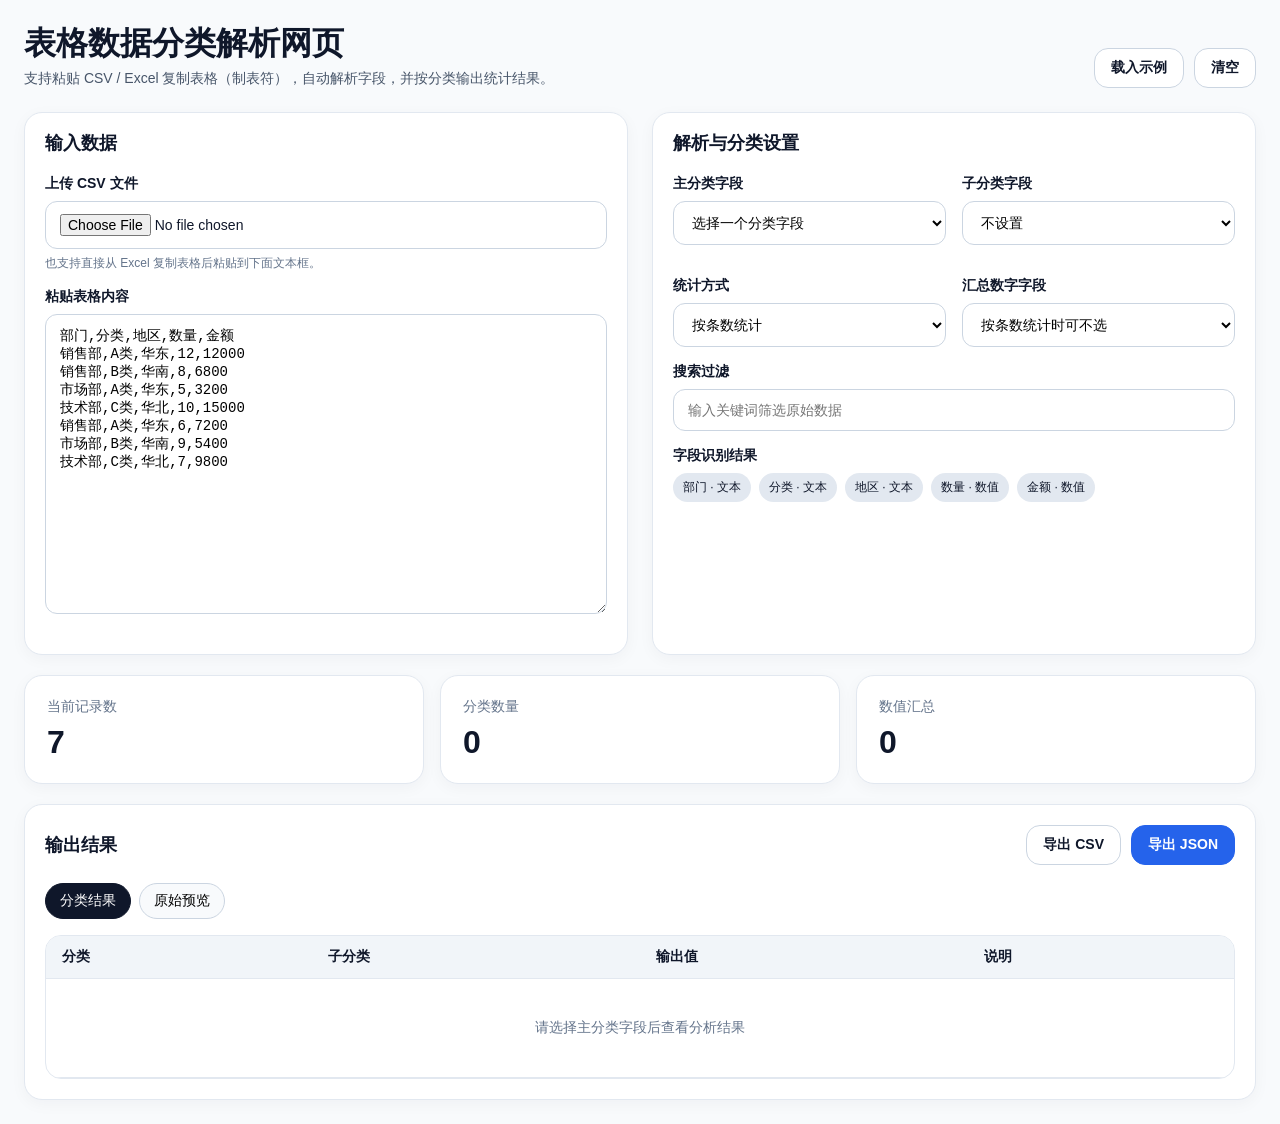
<file: index.html>
<!doctype html>
<html lang="zh-CN">
  <head>
    <meta charset="UTF-8" />
    <meta name="viewport" content="width=device-width, initial-scale=1.0" />
    <title>表格数据分类解析网页</title>
    <style>
      * { box-sizing: border-box; }
      body {
        margin: 0;
        font-family: -apple-system, BlinkMacSystemFont, "Segoe UI", Roboto, "Helvetica Neue", Arial, "PingFang SC", "Hiragino Sans GB", "Microsoft YaHei", sans-serif;
        background: #f8fafc;
        color: #0f172a;
      }
      .container {
        max-width: 1280px;
        margin: 0 auto;
        padding: 24px;
      }
      .header {
        display: flex;
        justify-content: space-between;
        align-items: flex-end;
        gap: 16px;
        flex-wrap: wrap;
        margin-bottom: 24px;
      }
      h1 {
        margin: 0;
        font-size: 32px;
        line-height: 1.2;
      }
      .subtitle {
        margin-top: 8px;
        color: #475569;
        font-size: 14px;
      }
      .actions, .export-actions {
        display: flex;
        gap: 10px;
        flex-wrap: wrap;
      }
      .grid-2 {
        display: grid;
        grid-template-columns: 1fr 1fr;
        gap: 24px;
      }
      .grid-3 {
        display: grid;
        grid-template-columns: repeat(3, 1fr);
        gap: 16px;
        margin-top: 20px;
      }
      .card {
        background: #fff;
        border: 1px solid #e2e8f0;
        border-radius: 18px;
        box-shadow: 0 4px 16px rgba(15, 23, 42, 0.04);
      }
      .card-header {
        padding: 18px 20px 0;
      }
      .card-title {
        margin: 0;
        font-size: 18px;
        font-weight: 700;
      }
      .card-body {
        padding: 20px;
      }
      .field {
        margin-bottom: 16px;
      }
      .field label {
        display: block;
        margin-bottom: 8px;
        font-size: 14px;
        font-weight: 600;
      }
      input[type="text"], input[type="file"], select, textarea {
        width: 100%;
        padding: 12px 14px;
        border: 1px solid #cbd5e1;
        border-radius: 12px;
        background: #fff;
        font-size: 14px;
      }
      textarea {
        min-height: 300px;
        resize: vertical;
        font-family: ui-monospace, SFMono-Regular, Menlo, Monaco, Consolas, monospace;
      }
      .button {
        border: 1px solid #cbd5e1;
        background: #fff;
        color: #0f172a;
        border-radius: 14px;
        padding: 10px 16px;
        cursor: pointer;
        font-size: 14px;
        font-weight: 600;
      }
      .button:hover { background: #f1f5f9; }
      .button.primary {
        background: #2563eb;
        border-color: #2563eb;
        color: #fff;
      }
      .button.primary:hover { background: #1d4ed8; }
      .hint {
        margin-top: 6px;
        font-size: 12px;
        color: #64748b;
      }
      .mini-grid {
        display: grid;
        grid-template-columns: 1fr 1fr;
        gap: 16px;
      }
      .badges {
        display: flex;
        flex-wrap: wrap;
        gap: 8px;
      }
      .badge {
        display: inline-block;
        padding: 6px 10px;
        border-radius: 999px;
        background: #e2e8f0;
        color: #0f172a;
        font-size: 12px;
      }
      .stat {
        padding: 22px;
      }
      .stat-label {
        font-size: 14px;
        color: #64748b;
      }
      .stat-value {
        margin-top: 8px;
        font-size: 32px;
        font-weight: 800;
      }
      .result-header {
        display: flex;
        justify-content: space-between;
        align-items: center;
        gap: 12px;
        flex-wrap: wrap;
      }
      .tabs {
        display: flex;
        gap: 8px;
        margin-bottom: 16px;
      }
      .tab-btn {
        border: 1px solid #cbd5e1;
        background: #f8fafc;
        border-radius: 999px;
        padding: 8px 14px;
        cursor: pointer;
        font-size: 14px;
      }
      .tab-btn.active {
        background: #0f172a;
        color: #fff;
        border-color: #0f172a;
      }
      .table-wrap {
        overflow: auto;
        border: 1px solid #e2e8f0;
        border-radius: 16px;
        background: #fff;
      }
      table {
        width: 100%;
        border-collapse: collapse;
        min-width: 720px;
      }
      th, td {
        text-align: left;
        padding: 12px 16px;
        border-bottom: 1px solid #e2e8f0;
        font-size: 14px;
      }
      th {
        background: #f1f5f9;
        font-weight: 700;
      }
      .empty {
        padding: 40px 16px;
        text-align: center;
        color: #64748b;
      }
      .hidden { display: none; }
      @media (max-width: 900px) {
        .grid-2, .grid-3, .mini-grid { grid-template-columns: 1fr; }
        h1 { font-size: 26px; }
        .container { padding: 16px; }
      }
    </style>
  </head>
  <body>
    <div class="container">
      <div class="header">
        <div>
          <h1>表格数据分类解析网页</h1>
          <div class="subtitle">支持粘贴 CSV / Excel 复制表格（制表符），自动解析字段，并按分类输出统计结果。</div>
        </div>
        <div class="actions">
          <button class="button" id="demoBtn">载入示例</button>
          <button class="button" id="clearBtn">清空</button>
        </div>
      </div>

      <div class="grid-2">
        <div class="card">
          <div class="card-header"><h2 class="card-title">输入数据</h2></div>
          <div class="card-body">
            <div class="field">
              <label for="fileInput">上传 CSV 文件</label>
              <input id="fileInput" type="file" accept=".csv,.txt" />
              <div class="hint">也支持直接从 Excel 复制表格后粘贴到下面文本框。</div>
            </div>
            <div class="field">
              <label for="inputText">粘贴表格内容</label>
              <textarea id="inputText" placeholder="请粘贴 CSV 或表格数据"></textarea>
            </div>
          </div>
        </div>

        <div class="card">
          <div class="card-header"><h2 class="card-title">解析与分类设置</h2></div>
          <div class="card-body">
            <div class="mini-grid">
              <div class="field">
                <label for="groupField">主分类字段</label>
                <select id="groupField"></select>
              </div>
              <div class="field">
                <label for="subGroupField">子分类字段</label>
                <select id="subGroupField"></select>
              </div>
              <div class="field">
                <label for="aggregateType">统计方式</label>
                <select id="aggregateType">
                  <option value="count">按条数统计</option>
                  <option value="sum">按数值汇总</option>
                </select>
              </div>
              <div class="field">
                <label for="metricField">汇总数字字段</label>
                <select id="metricField"></select>
              </div>
            </div>

            <div class="field">
              <label for="searchKeyword">搜索过滤</label>
              <input id="searchKeyword" type="text" placeholder="输入关键词筛选原始数据" />
            </div>

            <div class="field">
              <label>字段识别结果</label>
              <div id="columnBadges" class="badges"></div>
            </div>
          </div>
        </div>
      </div>

      <div class="grid-3">
        <div class="card"><div class="stat"><div class="stat-label">当前记录数</div><div class="stat-value" id="totalRows">0</div></div></div>
        <div class="card"><div class="stat"><div class="stat-label">分类数量</div><div class="stat-value" id="totalCategories">0</div></div></div>
        <div class="card"><div class="stat"><div class="stat-label">数值汇总</div><div class="stat-value" id="totalMetric">0</div></div></div>
      </div>

      <div class="card" style="margin-top:20px;">
        <div class="card-body">
          <div class="result-header">
            <h2 class="card-title" style="margin:0;">输出结果</h2>
            <div class="export-actions">
              <button class="button" id="exportCsvBtn">导出 CSV</button>
              <button class="button primary" id="exportJsonBtn">导出 JSON</button>
            </div>
          </div>

          <div class="tabs" style="margin-top:18px;">
            <button class="tab-btn active" data-tab="result">分类结果</button>
            <button class="tab-btn" data-tab="raw">原始预览</button>
          </div>

          <div id="resultTab">
            <div class="table-wrap">
              <table>
                <thead>
                  <tr>
                    <th>分类</th>
                    <th>子分类</th>
                    <th>输出值</th>
                    <th>说明</th>
                  </tr>
                </thead>
                <tbody id="resultBody">
                  <tr><td colspan="4" class="empty">请选择主分类字段后查看分析结果</td></tr>
                </tbody>
              </table>
            </div>
          </div>

          <div id="rawTab" class="hidden">
            <div class="table-wrap">
              <table>
                <thead><tr id="rawHead"></tr></thead>
                <tbody id="rawBody"></tbody>
              </table>
            </div>
            <div class="hint" style="margin-top:10px;">当前展示前 20 条预览数据。</div>
          </div>
        </div>
      </div>
    </div>

    <script>
      const demoText = `部门,分类,地区,数量,金额\n销售部,A类,华东,12,12000\n销售部,B类,华南,8,6800\n市场部,A类,华东,5,3200\n技术部,C类,华北,10,15000\n销售部,A类,华东,6,7200\n市场部,B类,华南,9,5400\n技术部,C类,华北,7,9800`;

      const els = {
        inputText: document.getElementById('inputText'),
        fileInput: document.getElementById('fileInput'),
        groupField: document.getElementById('groupField'),
        subGroupField: document.getElementById('subGroupField'),
        aggregateType: document.getElementById('aggregateType'),
        metricField: document.getElementById('metricField'),
        searchKeyword: document.getElementById('searchKeyword'),
        columnBadges: document.getElementById('columnBadges'),
        totalRows: document.getElementById('totalRows'),
        totalCategories: document.getElementById('totalCategories'),
        totalMetric: document.getElementById('totalMetric'),
        resultBody: document.getElementById('resultBody'),
        rawHead: document.getElementById('rawHead'),
        rawBody: document.getElementById('rawBody'),
        demoBtn: document.getElementById('demoBtn'),
        clearBtn: document.getElementById('clearBtn'),
        exportCsvBtn: document.getElementById('exportCsvBtn'),
        exportJsonBtn: document.getElementById('exportJsonBtn'),
        resultTab: document.getElementById('resultTab'),
        rawTab: document.getElementById('rawTab')
      };

      const state = {
        text: demoText,
        searchKeyword: '',
        groupField: '',
        subGroupField: 'none',
        metricField: '',
        aggregateType: 'count',
        parsed: { headers: [], rows: [] },
        columnTypes: {},
        numericColumns: [],
        filteredRows: [],
        groupedResult: []
      };

      function parseDelimitedText(text) {
        if (!text || !text.trim()) return { headers: [], rows: [] };
        const lines = text.replace(/\r/g, '').split('\n').map(line => line.trim()).filter(Boolean);
        if (!lines.length) return { headers: [], rows: [] };

        const sample = lines[0];
        const delimiter = sample.includes('\t') ? '\t' : sample.includes(';') ? ';' : ',';

        function splitLine(line) {
          const result = [];
          let current = '';
          let inQuotes = false;
          for (let i = 0; i < line.length; i++) {
            const char = line[i];
            if (char === '"') {
              if (inQuotes && line[i + 1] === '"') {
                current += '"';
                i++;
              } else {
                inQuotes = !inQuotes;
              }
            } else if (char === delimiter && !inQuotes) {
              result.push(current.trim());
              current = '';
            } else {
              current += char;
            }
          }
          result.push(current.trim());
          return result;
        }

        const rawHeaders = splitLine(lines[0]);
        const headers = rawHeaders.map((h, i) => h || `字段${i + 1}`);
        const rows = lines.slice(1).map((line, rowIndex) => {
          const values = splitLine(line);
          const row = { __index: rowIndex + 1 };
          headers.forEach((header, i) => { row[header] = values[i] ?? ''; });
          return row;
        });
        return { headers, rows };
      }

      function inferColumnType(values) {
        const clean = values.filter(v => v !== null && v !== undefined && String(v).trim() !== '');
        if (!clean.length) return '文本';
        const numericCount = clean.filter(v => !isNaN(Number(String(v).replace(/,/g, '')))).length;
        const dateCount = clean.filter(v => !isNaN(Date.parse(v))).length;
        if (numericCount / clean.length > 0.8) return '数值';
        if (dateCount / clean.length > 0.8) return '日期';
        return '文本';
      }

      function toNumber(value) {
        const n = Number(String(value ?? '').replace(/,/g, ''));
        return Number.isNaN(n) ? 0 : n;
      }

      function exportFile(filename, content, type) {
        const blob = new Blob([content], { type });
        const url = URL.createObjectURL(blob);
        const a = document.createElement('a');
        a.href = url;
        a.download = filename;
        a.click();
        URL.revokeObjectURL(url);
      }

      function escapeHtml(value) {
        return String(value ?? '')
          .replace(/&/g, '&amp;')
          .replace(/</g, '&lt;')
          .replace(/>/g, '&gt;')
          .replace(/"/g, '&quot;')
          .replace(/'/g, '&#39;');
      }

      function compute() {
        state.parsed = parseDelimitedText(state.text);
        state.columnTypes = {};
        state.parsed.headers.forEach(header => {
          state.columnTypes[header] = inferColumnType(state.parsed.rows.map(row => row[header]));
        });
        state.numericColumns = state.parsed.headers.filter(h => state.columnTypes[h] === '数值');

        if (state.searchKeyword.trim()) {
          const key = state.searchKeyword.toLowerCase();
          state.filteredRows = state.parsed.rows.filter(row =>
            state.parsed.headers.some(header => String(row[header] ?? '').toLowerCase().includes(key))
          );
        } else {
          state.filteredRows = state.parsed.rows;
        }

        if (!state.groupField) {
          state.groupedResult = [];
          return;
        }

        const map = new Map();
        state.filteredRows.forEach(row => {
          const groupValue = String(row[state.groupField] || '未分类');
          const subValue = state.subGroupField !== 'none' ? String(row[state.subGroupField] || '未分类') : '全部';
          const key = `${groupValue}__${subValue}`;
          if (!map.has(key)) {
            map.set(key, { 分类: groupValue, 子分类: subValue, 条数: 0, 数值汇总: 0, 明细: [] });
          }
          const item = map.get(key);
          item.条数 += 1;
          item.数值汇总 += state.aggregateType === 'sum' && state.metricField ? toNumber(row[state.metricField]) : 0;
          item.明细.push(row);
        });

        state.groupedResult = Array.from(map.values())
          .map(item => ({ ...item, 输出值: state.aggregateType === 'count' ? item.条数 : item.数值汇总 }))
          .sort((a, b) => b.输出值 - a.输出值);
      }

      function fillSelect(select, items, placeholder, includeNone) {
        const current = select.value;
        let html = '';
        if (placeholder) html += `<option value="">${placeholder}</option>`;
        if (includeNone) html += `<option value="none">不设置</option>`;
        html += items.map(item => `<option value="${escapeHtml(item)}">${escapeHtml(item)}</option>`).join('');
        select.innerHTML = html;
        if ([...select.options].some(option => option.value === current)) {
          select.value = current;
        }
      }

      function render() {
        fillSelect(els.groupField, state.parsed.headers, '选择一个分类字段', false);
        fillSelect(els.subGroupField, state.parsed.headers, '', true);
        fillSelect(els.metricField, state.numericColumns, '按条数统计时可不选', false);

        els.groupField.value = state.groupField;
        els.subGroupField.value = state.subGroupField;
        els.metricField.value = state.metricField;
        els.aggregateType.value = state.aggregateType;
        els.searchKeyword.value = state.searchKeyword;
        els.inputText.value = state.text;

        els.columnBadges.innerHTML = state.parsed.headers.length
          ? state.parsed.headers.map(header => `<span class="badge">${escapeHtml(header)} · ${escapeHtml(state.columnTypes[header])}</span>`).join('')
          : '<span class="hint">暂无数据</span>';

        els.totalRows.textContent = String(state.filteredRows.length);
        els.totalCategories.textContent = String(state.groupField ? new Set(state.filteredRows.map(r => String(r[state.groupField] || '未分类'))).size : 0);
        els.totalMetric.textContent = String(state.metricField ? state.filteredRows.reduce((sum, row) => sum + toNumber(row[state.metricField]), 0) : 0);

        if (!state.groupedResult.length) {
          els.resultBody.innerHTML = '<tr><td colspan="4" class="empty">请选择主分类字段后查看分析结果</td></tr>';
        } else {
          els.resultBody.innerHTML = state.groupedResult.map(item => `
            <tr>
              <td>${escapeHtml(item.分类)}</td>
              <td>${escapeHtml(item.子分类)}</td>
              <td><strong>${escapeHtml(item.输出值)}</strong></td>
              <td>${state.aggregateType === 'count' ? `该分类共有 ${item.条数} 条记录` : `该分类的 ${escapeHtml(state.metricField)} 汇总为 ${item.输出值}`}</td>
            </tr>
          `).join('');
        }

        const previewHeaders = state.parsed.headers.slice(0, 8);
        els.rawHead.innerHTML = previewHeaders.map(header => `<th>${escapeHtml(header)}</th>`).join('');
        els.rawBody.innerHTML = state.filteredRows.slice(0, 20).map(row => `
          <tr>${previewHeaders.map(header => `<td>${escapeHtml(row[header] ?? '')}</td>`).join('')}</tr>
        `).join('') || `<tr><td colspan="${Math.max(previewHeaders.length, 1)}" class="empty">暂无预览数据</td></tr>`;
      }

      function syncStateFromInputs() {
        state.text = els.inputText.value;
        state.searchKeyword = els.searchKeyword.value;
        state.groupField = els.groupField.value;
        state.subGroupField = els.subGroupField.value || 'none';
        state.metricField = els.metricField.value;
        state.aggregateType = els.aggregateType.value;
      }

      function update() {
        syncStateFromInputs();
        compute();
        render();
      }

      els.inputText.addEventListener('input', update);
      els.searchKeyword.addEventListener('input', update);
      els.groupField.addEventListener('change', update);
      els.subGroupField.addEventListener('change', update);
      els.metricField.addEventListener('change', update);
      els.aggregateType.addEventListener('change', update);

      els.fileInput.addEventListener('change', async (event) => {
        const file = event.target.files?.[0];
        if (!file) return;
        state.text = await file.text();
        update();
      });

      els.demoBtn.addEventListener('click', () => {
        state.text = demoText;
        state.searchKeyword = '';
        update();
      });

      els.clearBtn.addEventListener('click', () => {
        state.text = '';
        state.searchKeyword = '';
        state.groupField = '';
        state.subGroupField = 'none';
        state.metricField = '';
        state.aggregateType = 'count';
        compute();
        render();
      });

      els.exportCsvBtn.addEventListener('click', () => {
        if (!state.groupedResult.length) return;
        const headers = ['分类', '子分类', state.aggregateType === 'count' ? '条数' : `汇总(${state.metricField})`];
        const lines = [headers.join(',')].concat(
          state.groupedResult.map(item =>
            [item.分类, item.子分类, item.输出值].map(v => `"${String(v).replace(/"/g, '""')}"`).join(',')
          )
        );
        exportFile('分类分析结果.csv', lines.join('\n'), 'text/csv;charset=utf-8;');
      });

      els.exportJsonBtn.addEventListener('click', () => {
        exportFile('分类分析结果.json', JSON.stringify(state.groupedResult, null, 2), 'application/json;charset=utf-8;');
      });

      document.querySelectorAll('.tab-btn').forEach(btn => {
        btn.addEventListener('click', () => {
          document.querySelectorAll('.tab-btn').forEach(x => x.classList.remove('active'));
          btn.classList.add('active');
          const tab = btn.dataset.tab;
          els.resultTab.classList.toggle('hidden', tab !== 'result');
          els.rawTab.classList.toggle('hidden', tab !== 'raw');
        });
      });

      state.text = demoText;
      compute();
      render();
    </script>
  </body>
</html>
</file>
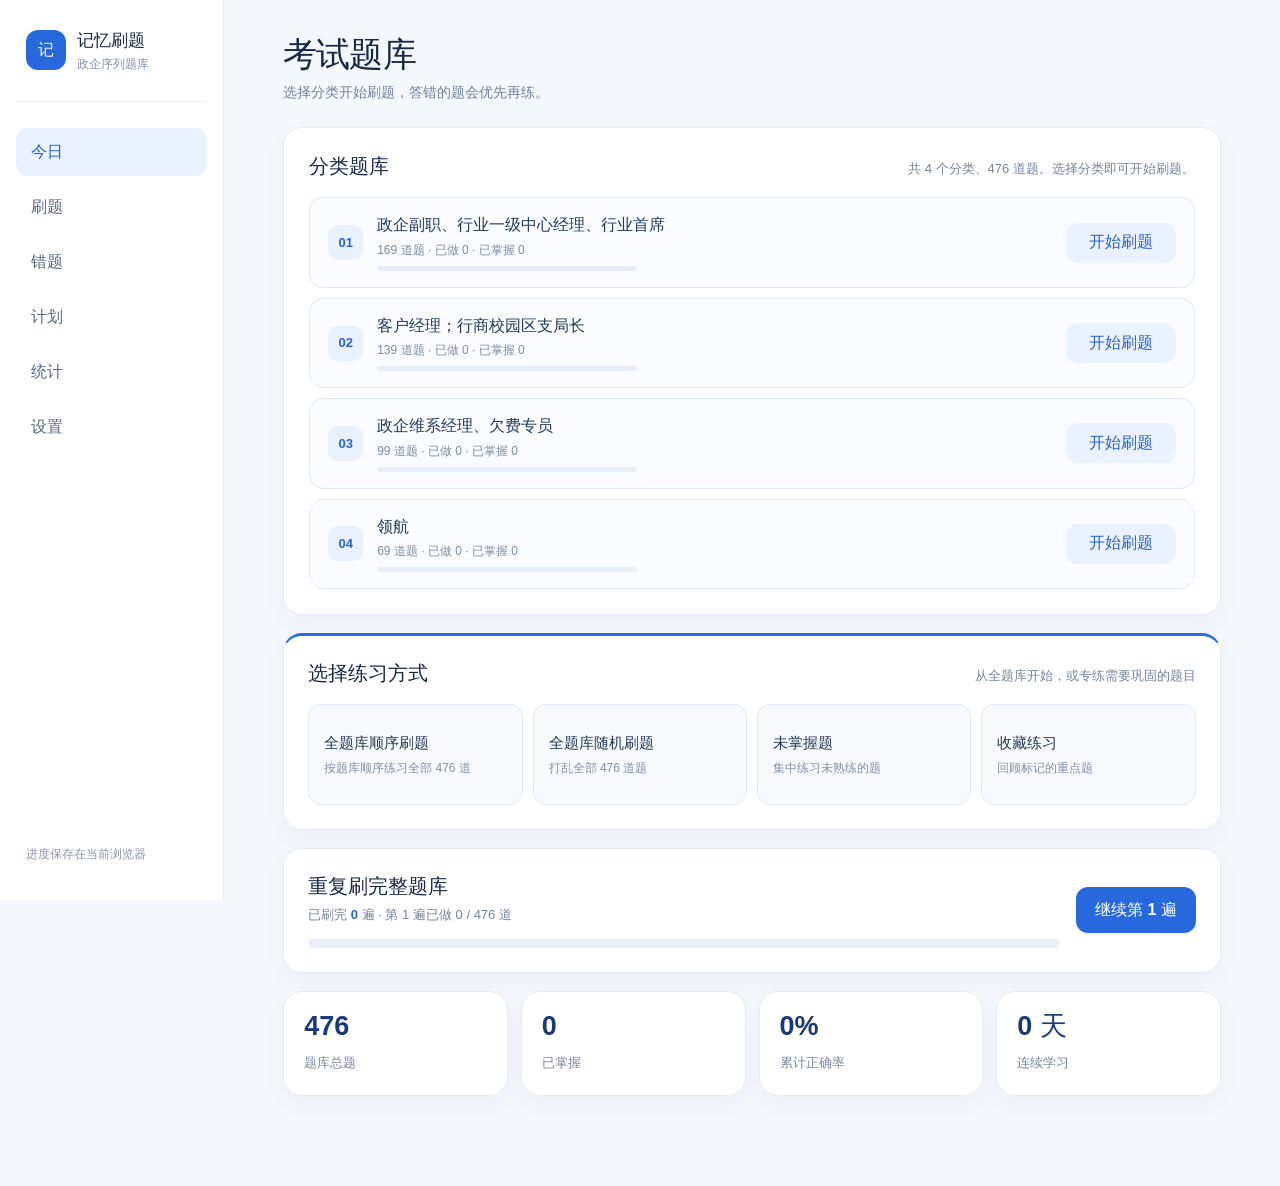
<file: exam-memory/index.html>
<!doctype html>
<html lang="zh-CN">
<head>
  <meta charset="utf-8">
  <meta name="viewport" content="width=device-width,initial-scale=1,viewport-fit=cover">
  <meta name="theme-color" content="#f4f7fc">
  <meta name="description" content="政企序列考试题记忆刷题，支持错题重练和每日复习。">
  <title>考试题记忆刷题</title>
  <link rel="icon" href="data:image/svg+xml,%3Csvg xmlns='http://www.w3.org/2000/svg' viewBox='0 0 64 64'%3E%3Crect width='64' height='64' rx='16' fill='%232762d9'/%3E%3Cpath d='M18 16h25v31H18zM23 24h15M23 31h15M23 38h10' fill='none' stroke='white' stroke-width='4' stroke-linecap='round'/%3E%3C/svg%3E">
  <link rel="stylesheet" href="./style.css?v=6">
</head>
<body>
  <div class="shell">
    <aside class="sidebar" aria-label="主导航">
      <div class="brand"><span class="brand-mark">记</span><span><strong>记忆刷题</strong><small>政企序列题库</small></span></div>
      <nav id="desktop-nav" class="nav-list"></nav>
      <div class="sidebar-note">进度保存在当前浏览器</div>
    </aside>
    <div class="workspace">
      <main id="app" class="main-content" aria-live="polite"><div class="loading">正在加载题库…</div></main>
    </div>
  </div>
  <nav id="mobile-nav" class="mobile-nav" aria-label="主导航"></nav>
  <script src="./bank.js?v=20261025"></script>
  <script src="./app.js?v=7"></script>
</body>
</html>
</file>
<file: exam-memory/style.css>
:root{font-family:-apple-system,BlinkMacSystemFont,"Segoe UI","PingFang SC","Microsoft YaHei",sans-serif;color:#172746;background:#f4f7fc;font-size:16px;line-height:1.5;font-synthesis:none}
*{box-sizing:border-box}
body{margin:0;min-width:320px}
button,input,select,textarea{font:inherit}
button{cursor:pointer}
button:disabled{cursor:not-allowed;opacity:.48}
a{color:inherit}
:focus-visible{outline:3px solid #77a4ff;outline-offset:2px}
.shell{display:flex;min-height:100vh}
.sidebar{width:224px;flex:none;background:#fff;border-right:1px solid #e5ebf3;padding:28px 16px;display:flex;flex-direction:column;position:sticky;top:0;height:100vh}
.brand{display:flex;align-items:center;gap:11px;padding:0 10px 28px;border-bottom:1px solid #eef1f6}
.brand-mark{width:40px;height:40px;border-radius:12px;display:grid;place-items:center;color:#fff;font-weight:800;background:#2868dd}
.brand strong,.brand small{display:block;white-space:nowrap}
.brand strong{font-size:17px}.brand small{font-size:12px;color:#8190a6;margin-top:1px}
.nav-list{display:grid;gap:7px;margin-top:26px}
.nav-btn{width:100%;border:0;background:transparent;color:#566783;text-align:left;padding:12px 15px;border-radius:12px;font-weight:650}
.nav-btn:hover{background:#f2f6fd}.nav-btn.active{background:#eaf1ff;color:#255fc7}
.sidebar-note{margin:auto 10px 8px;color:#8995a8;font-size:12px;line-height:1.55}
.workspace{min-width:0;flex:1}
.topbar{height:72px;border-bottom:1px solid #e5ebf3;background:rgba(255,255,255,.8);display:flex;align-items:center;justify-content:space-between;padding:0 clamp(20px,4vw,56px)}
.topbar strong{font-size:16px}.topbar span{font-size:13px;color:#7a89a0;margin-left:16px}
.topbar .top-pill{background:#eaf1ff;color:#2862cb;border-radius:100px;padding:7px 13px;font-size:13px;font-weight:700;margin:0}
.main-content{max-width:1040px;margin:0 auto;padding:34px clamp(20px,4vw,56px) 70px}
.page-head{display:flex;align-items:flex-end;justify-content:space-between;gap:16px;margin-bottom:24px}
h1{font-size:clamp(27px,3vw,34px);line-height:1.22;margin:0;font-weight:760;letter-spacing:-.025em}
h2{font-size:20px;line-height:1.35;margin:0 0 16px;font-weight:730}
h3{font-size:17px;line-height:1.35;margin:0 0 10px}
p{margin:0}
.sub{color:#73829a;font-size:14px;margin-top:7px}
.card{background:#fff;border:1px solid #e7ecf4;border-radius:19px;box-shadow:0 8px 25px rgba(24,55,104,.035);padding:24px;margin-bottom:18px;min-width:0}
.section-heading{display:flex;align-items:baseline;justify-content:space-between;flex-wrap:wrap;gap:4px 14px;margin-bottom:17px}.section-heading h2{margin:0}
.practice-methods{border-top:3px solid #2a6ee1}
.home-feature-grid{display:grid;grid-template-columns:1fr;gap:16px;margin-bottom:18px}.home-feature-grid .card{margin:0;display:flex;flex-direction:column;align-items:flex-start;justify-content:space-between;gap:16px}
.home-feature-grid .eyebrow{display:block;font-size:13px;font-weight:750;letter-spacing:.03em}
.home-feature-grid h2{font-size:27px;line-height:1.25;margin:7px 0 6px}.home-feature-grid .detail{font-size:13px;line-height:1.55}
.home-feature-grid .btn{min-height:42px}
.btn{appearance:none;border:1px solid transparent;border-radius:12px;min-height:46px;padding:10px 18px;background:#2868dd;color:#fff;font-weight:700;text-align:center;line-height:1.3;display:inline-flex;align-items:center;justify-content:center;gap:8px}
.btn:hover:not(:disabled){filter:brightness(.96)}
.btn.soft{background:#eaf1ff;color:#2862c9}.btn.neutral{background:#f1f4f8;color:#394b66}.btn.danger{background:#fff0f0;color:#b54046}.btn.outline{background:#fff;color:#2868dd;border-color:#b8cdf4}
.btn-row{display:flex;flex-wrap:wrap;gap:10px}
.btn-row .btn{flex:1 1 auto}
.metric-grid{display:grid;grid-template-columns:repeat(4,minmax(0,1fr));gap:13px;margin:0 0 20px}
.metric{padding:20px;min-height:105px;margin:0}
.metric b{display:block;font-size:27px;line-height:1.1;color:#193a78}.metric span{display:block;font-size:13px;color:#77869a;margin-top:11px}
.mode-grid{display:grid;grid-template-columns:repeat(4,minmax(0,1fr));gap:10px}
.mode-tile{background:#f7f9fd;border:1px solid #e3eaf5;border-radius:13px;text-align:left;padding:17px 15px;min-height:101px;transition:background .15s,border-color .15s,transform .15s}
.mode-tile:hover{border-color:#9fb9ef;background:#f2f6ff;transform:translateY(-2px)}.mode-tile strong,.mode-tile span{display:block}.mode-tile strong{font-size:15px;color:#253956;line-height:1.4}.mode-tile span{font-size:12px;color:#8290a5;margin-top:6px;line-height:1.5}
.pass-card{display:grid;grid-template-columns:minmax(0,1fr) auto;gap:16px;align-items:center}.pass-card h2{margin-bottom:5px}.pass-card .notice strong{color:#2868dd}.pass-card .progress-track{margin-top:13px}
.resume-card{border-color:#cbdaf5;background:#f8fbff}.resume-card .eyebrow{color:#4776c4}.resume-card .detail{color:#73829a}.resume-card h2{color:#1f3658}
.session-list{margin-top:18px;border-top:1px solid #dce6f6}.session-row{display:flex;align-items:center;gap:10px;padding:14px 0;border-bottom:1px solid #dce6f6}.session-row:last-child{border-bottom:0;padding-bottom:0}.session-summary{flex:1;min-width:0}.session-summary strong,.session-summary small{display:block;overflow-wrap:anywhere}.session-summary strong{font-size:15px;color:#213a60}.session-summary small{font-size:12px;color:#73829a;margin-top:4px}.session-row .btn{flex:none;min-height:38px;padding:7px 12px;font-size:13px}
.chapter-library{padding:25px}
.chapter-list{display:grid;gap:10px}.chapter-card{border:1px solid #e1e9f5;border-radius:14px;background:#fbfcff;display:flex;align-items:center;gap:14px;padding:16px 18px;min-width:0}
.chapter-card .btn{flex:none;min-height:40px;padding:8px 22px}
.chapter-index{flex:none;width:35px;height:35px;display:grid;place-items:center;border-radius:10px;color:#2a65cd;background:#e9f1ff;font-weight:800;font-size:13px}
.chapter-summary{min-width:0;flex:1}.chapter-summary strong{display:block;color:#213a60;font-size:16px;line-height:1.4;overflow-wrap:anywhere}.chapter-summary small{display:block;color:#7c8ba1;font-size:12px;margin:4px 0 7px}
.chapter-progress{display:block;width:min(260px,100%);height:5px;background:#e8eef8;border-radius:9px;overflow:hidden}.chapter-progress span{display:block;height:100%;background:#2a70e6;border-radius:9px}
.visually-hidden{position:absolute;width:1px;height:1px;padding:0;margin:-1px;overflow:hidden;clip:rect(0,0,0,0);white-space:nowrap;border:0}
.notice{color:#75849a;font-size:13px;line-height:1.6}
.section-bar{display:flex;align-items:center;justify-content:space-between;gap:15px;margin:4px 0 15px}
.section-bar h2{margin:0}.text-button{border:0;background:none;color:#2868dd;font-weight:700;padding:5px 0}
.progress-track,.bar-track{height:9px;background:#e9eef7;border-radius:99px;overflow:hidden}
.progress-fill,.bar-fill{height:100%;background:#2a70e6;border-radius:99px;transition:width .2s}
.quiz-meta{display:flex;justify-content:space-between;gap:10px;align-items:center;color:#71809a;font-size:14px;margin-bottom:12px}
.quiz-meta .strong{color:#31445f;font-weight:700}
.question-card{padding:28px;margin-top:18px}
.tag-row{display:flex;flex-wrap:wrap;gap:7px;align-items:center}
.tag{background:#edf3ff;color:#3163b5;border-radius:99px;padding:4px 10px;font-size:12px;font-weight:700;max-width:100%;white-space:nowrap;overflow:hidden;text-overflow:ellipsis}
.tag.gray{background:#f1f4f8;color:#6a7b91}
.favorite{margin-left:auto;border:0;background:none;color:#a37824;font-weight:700;font-size:14px;padding:5px}
.stem{font-size:clamp(20px,2.2vw,25px);font-weight:700;line-height:1.55;margin:27px 0 10px;white-space:pre-wrap;overflow-wrap:anywhere}
.question-hint{font-size:13px;color:#8794a8;margin-bottom:19px}
.option{width:100%;min-height:62px;border:1.5px solid #dce4ef;background:#fff;border-radius:13px;padding:13px 15px;display:flex;align-items:flex-start;gap:13px;text-align:left;color:#2b3a50;margin:10px 0;line-height:1.5;overflow-wrap:anywhere}
.option:hover:not(:disabled){border-color:#96b5ed;background:#f9fbff}
.option:disabled{opacity:1;cursor:default}
.option-key{flex:none;width:29px;height:29px;border-radius:9px;background:#eef2f7;display:grid;place-items:center;font-size:13px;font-weight:800;color:#5b6b83}
.option-text{min-width:0;flex:1}.option-mark{flex:none;align-self:center;border-radius:7px;padding:5px 7px;font-size:12px;font-weight:800;white-space:nowrap}.right-mark{background:#c4efd5;color:#086039}.wrong-mark{background:#ffc7cc;color:#8c1e2b}
.option.selected{border-color:#3577e5;background:#eff5ff}.option.selected .option-key{background:#3577e5;color:#fff}
.option.right{border:2px solid #188b57;background:#e3f7e9;color:#075b38}.option.right .option-key{background:#168a56;color:#fff}
.option.wrong{border:2px solid #d64252;background:#ffe4e6;color:#8a1f2d}.option.wrong .option-key{background:#c93647;color:#fff}
.feedback{border-radius:13px;padding:17px 19px;margin-top:21px;line-height:1.65;overflow-wrap:anywhere}.feedback.good{background:#e7f7ec;color:#08653d;border:1px solid #b5e3c4}.feedback.bad{background:#fff0f1;color:#a12635;border:1px solid #f1c5ca}.feedback strong{display:block;margin-bottom:8px}.answer-comparison{display:flex;flex-wrap:wrap;gap:8px;margin-bottom:7px}.answer-comparison span{display:inline-block;border-radius:8px;padding:4px 9px;font-size:14px;font-weight:750}.answer-incorrect{background:#ffd8dd;color:#9b2433}.answer-correct{background:#d5f1de;color:#07643b}.feedback .explanation{display:block;color:#425268;white-space:pre-wrap}
.quiz-actions{display:flex;gap:10px;justify-content:flex-end;margin-top:17px}.quiz-actions .btn{min-width:120px}
.result-score{font-size:72px;line-height:1;color:#2868dd;font-weight:800;margin:8px 0 13px}
.result-summary{text-align:center;padding:34px 20px}
.list-item{padding:16px 0;border-top:1px solid #edf0f5;overflow-wrap:anywhere}.list-item:first-child{border-top:0;padding-top:0}.list-item:last-child{padding-bottom:0}
.list-title{font-size:16px;font-weight:650;line-height:1.5;margin:5px 0 6px}.list-meta{font-size:13px;color:#8290a3}.list-answer{font-size:14px;color:#14815a}
.list-action{display:flex;justify-content:space-between;align-items:center;gap:12px}.list-action button{flex:none}
.filter-row{display:flex;align-items:center;justify-content:space-between;gap:12px;margin-bottom:14px}
.field{min-height:42px;border:1px solid #d9e2ef;background:#fff;border-radius:10px;padding:9px 12px;color:#2a3d59;max-width:100%}
.field:focus{border-color:#4e83e3;outline:2px solid #d8e6ff}
.filter-row .field{max-width:65%}
.plan-grid{display:grid;grid-template-columns:repeat(2,minmax(0,1fr));gap:15px}.plan-grid .card{margin:0}
.plan-card .count{font-size:23px;color:#2868dd;font-weight:760}.plan-card .row{display:flex;justify-content:space-between;align-items:center;gap:12px;margin-bottom:12px}
.plan-preview{font-size:13px;color:#76869b;white-space:nowrap;overflow:hidden;text-overflow:ellipsis;margin-top:7px}
.stat-row{margin:17px 0}.stat-row .row{display:flex;justify-content:space-between;gap:12px;margin-bottom:8px}.stat-row .row span:last-child{color:#76869b;font-size:14px;white-space:nowrap}
.settings-row{display:flex;align-items:center;justify-content:space-between;gap:14px;padding:17px 0;border-top:1px solid #edf0f5}.settings-row:first-of-type{border-top:0}.settings-row small{display:block;color:#8794a5;margin-top:4px;font-size:13px}.settings-row input[type=number]{width:86px;text-align:center}
.switch{appearance:none;width:45px;height:26px;border-radius:30px;background:#cbd4e2;position:relative;transition:background .2s;flex:none}.switch:checked{background:#2868dd}.switch:after{content:"";position:absolute;width:20px;height:20px;top:3px;left:3px;border-radius:50%;background:white;transition:transform .2s}.switch:checked:after{transform:translateX(19px)}
.textarea{width:100%;height:170px;resize:vertical;padding:13px;border:1px solid #d9e2ef;border-radius:11px;background:#fff;color:#2b3a50;font-size:14px;line-height:1.5;margin:12px 0}
.backup-details{border-top:1px solid #edf0f5;margin-top:18px;padding-top:14px}.backup-details summary{cursor:pointer;color:#2868dd;font-weight:700}.backup-details .notice{margin-top:8px}.backup-textarea{height:110px;font-size:12px;word-break:break-all}
.error-text{color:#b54046;font-size:14px;margin:6px 0 12px}.empty{text-align:center;color:#76869b;padding:35px 15px;line-height:1.6}
.loading{padding:50px 10px;color:#718198}.badge-dot{width:7px;height:7px;border-radius:50%;background:#2a8c64;display:inline-block;margin-right:7px}
.mobile-nav{display:none}
@media(max-width:850px){.sidebar{display:none}.main-content{padding:25px 22px 100px}.topbar{padding:0 22px;height:60px}.mobile-nav{display:flex;position:fixed;bottom:0;left:0;right:0;z-index:10;background:#fff;border-top:1px solid #e2e8f1;padding:6px max(10px,env(safe-area-inset-right)) calc(6px + env(safe-area-inset-bottom)) max(10px,env(safe-area-inset-left));box-shadow:0 -6px 22px rgba(30,60,100,.06)}.mobile-nav .nav-btn{font-size:12px;text-align:center;min-width:0;flex:1;padding:9px 2px;border-radius:9px}}
@media(max-width:600px){.main-content{padding:22px 16px 105px}.topbar{padding:0 16px}.topbar strong{font-size:15px}.topbar #header-date{display:none}.topbar .top-pill{font-size:12px;padding:6px 10px}.page-head{flex-direction:column;align-items:stretch;margin-bottom:19px}.page-head .btn{align-self:flex-start;flex:none;min-height:39px;padding:7px 10px;font-size:13px;white-space:nowrap}.card{padding:19px;border-radius:16px;margin-bottom:14px}.hero{grid-template-columns:1fr;padding:22px}.hero h2{font-size:29px}.hero .btn{grid-column:auto;grid-row:auto;width:100%;margin-top:5px}.pass-card{display:block}.pass-card .btn{width:100%;margin-top:14px}.resume-card{display:block}.resume-card .btn{width:100%;margin-top:13px}.chapter-library{padding:16px}.selection-bar{flex-wrap:wrap}.selection-actions{width:100%}.selection-actions .btn{flex:1}.chapter-card summary{gap:9px;padding:13px}.chapter-index{width:30px;height:30px}.chapter-summary strong{font-size:14px}.chapter-match{display:none}.chapter-body{padding:12px 13px 4px}.chapter-actions .btn{flex:1}.metric-grid{grid-template-columns:repeat(2,minmax(0,1fr));gap:10px}.metric{min-height:88px;padding:16px}.metric b{font-size:25px}.metric span{margin-top:6px}.split{display:block}.mode-grid{gap:8px}.mode-tile{min-height:73px;padding:13px}.mode-tile strong{font-size:15px}.mode-tile span{font-size:12px}.question-card{padding:21px}.quiz-actions .btn{flex:1;min-width:0}.plan-grid{grid-template-columns:1fr}.list-action{align-items:flex-start}.list-action .text-button{font-size:13px}.result-score{font-size:60px}}
@media(max-width:700px){.home-feature-grid{grid-template-columns:1fr}.mode-grid{grid-template-columns:repeat(2,minmax(0,1fr))}.home-feature-grid .card{min-height:0}.chapter-card{padding:13px;gap:9px}.chapter-card .btn{padding:8px 13px}.chapter-progress{width:min(170px,100%)}}
@media(max-width:600px){.home-feature-grid h2{font-size:25px}.home-feature-grid .btn{width:100%}.section-heading{display:block}.section-heading .notice{margin-top:4px}.chapter-summary strong{font-size:14px}.chapter-summary small{font-size:11px}.chapter-card .btn{font-size:13px;min-height:38px}}
@media(max-width:600px){.session-row{flex-wrap:wrap}.session-summary{flex-basis:100%}.session-row .btn{flex:1}}
@media(prefers-reduced-motion:reduce){.progress-fill,.bar-fill,.switch,.switch:after{transition:none}}
</file>
